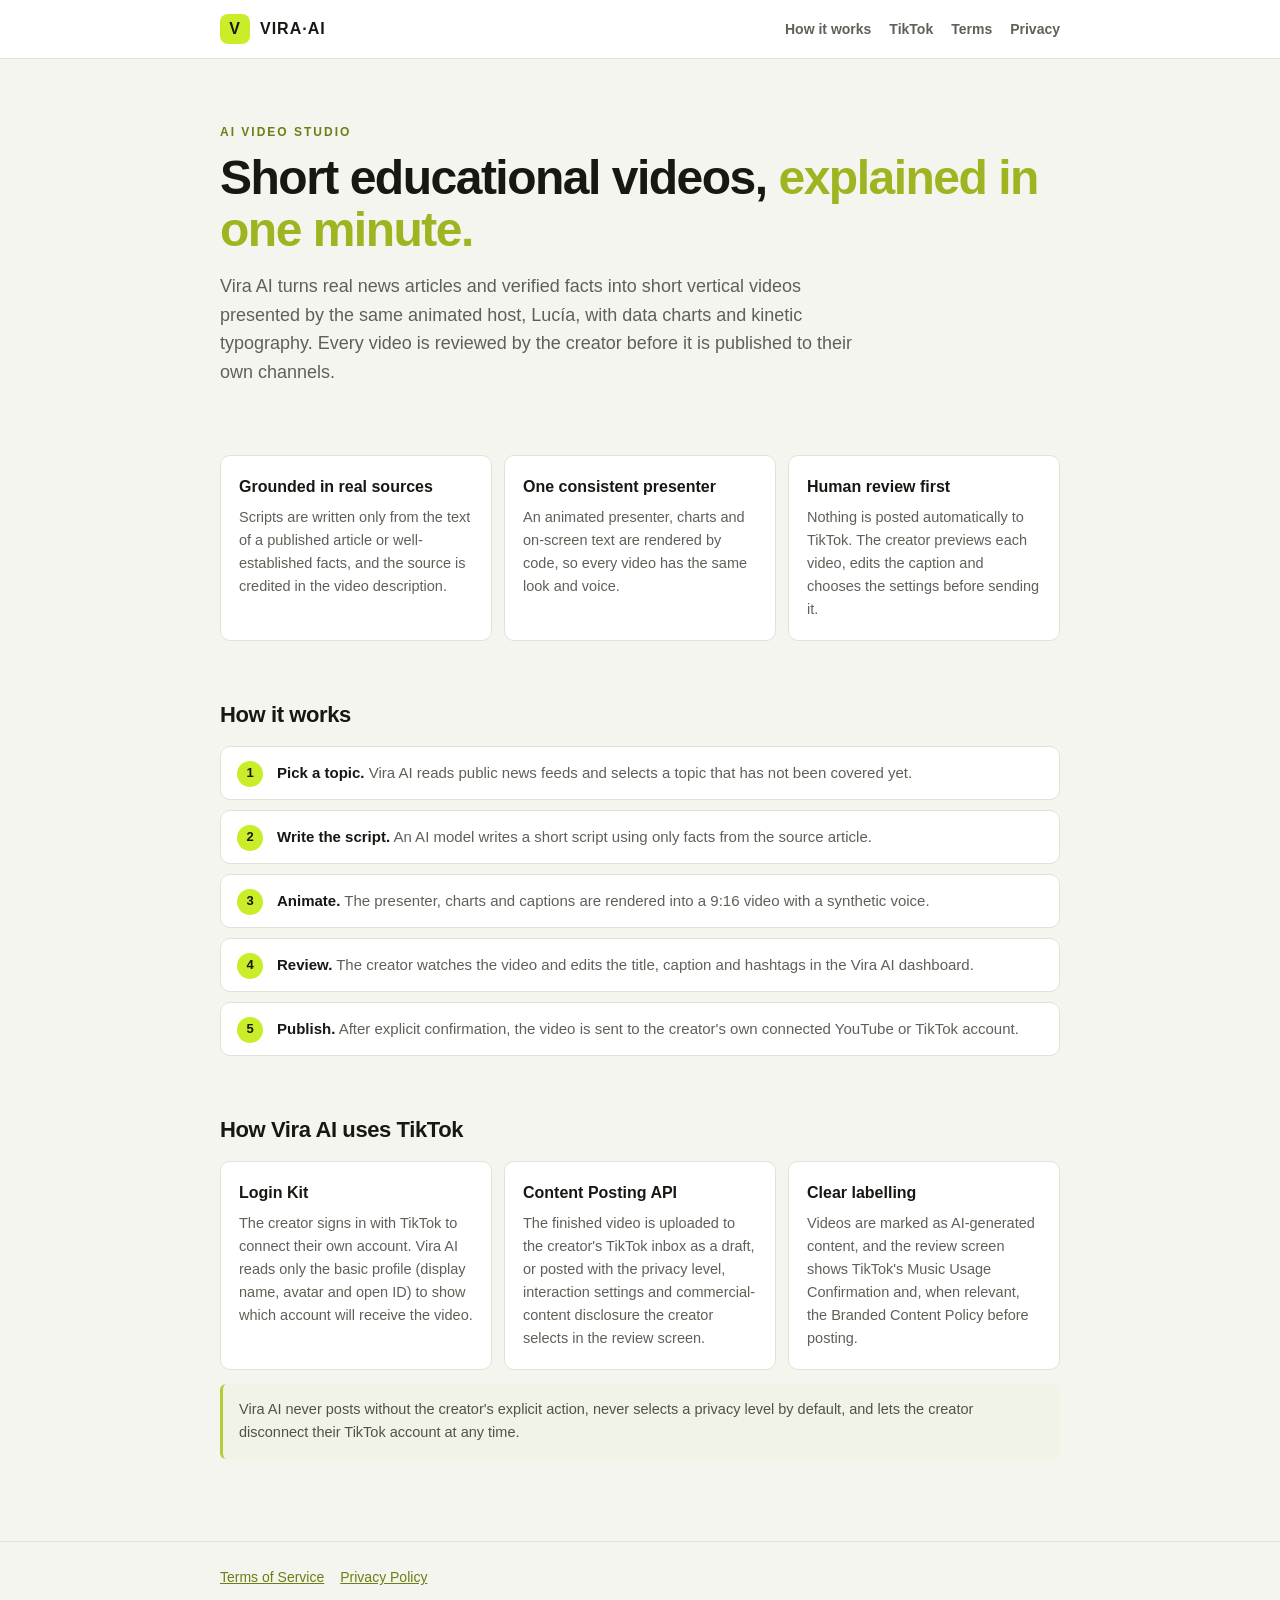
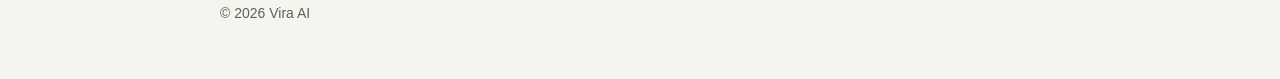
<file: index.html>
<!doctype html>
<html lang="en">
<head>
<meta charset="utf-8">
<meta name="viewport" content="width=device-width, initial-scale=1">
<title>Vira AI — AI studio for short educational videos</title>
<meta name="description" content="Vira AI is an AI-assisted studio that creates short educational videos with a consistent animated presenter and publishes them to the creator's own channels after review.">
<link rel="stylesheet" href="style.css">
</head>
<body>
<header class="site"><div class="wrap">
  <a class="logo" href="./"><i>V</i>VIRA·AI</a>
  <nav><a href="#how">How it works</a><a href="#tiktok">TikTok</a><a href="terms.html">Terms</a><a href="privacy.html">Privacy</a></nav>
</div></header>

<main class="wrap">
  <div class="hero">
    <p class="eyebrow">AI video studio</p>
    <h1>Short educational videos, <span>explained in one minute.</span></h1>
    <p class="lead">Vira AI turns real news articles and verified facts into short vertical videos presented by the same animated host, Lucía, with data charts and kinetic typography. Every video is reviewed by the creator before it is published to their own channels.</p>
  </div>

  <section>
    <div class="grid">
      <div class="card"><h3>Grounded in real sources</h3><p>Scripts are written only from the text of a published article or well-established facts, and the source is credited in the video description.</p></div>
      <div class="card"><h3>One consistent presenter</h3><p>An animated presenter, charts and on-screen text are rendered by code, so every video has the same look and voice.</p></div>
      <div class="card"><h3>Human review first</h3><p>Nothing is posted automatically to TikTok. The creator previews each video, edits the caption and chooses the settings before sending it.</p></div>
    </div>
  </section>

  <section id="how">
    <h2>How it works</h2>
    <ol class="steps">
      <li><strong>Pick a topic.</strong> Vira AI reads public news feeds and selects a topic that has not been covered yet.</li>
      <li><strong>Write the script.</strong> An AI model writes a short script using only facts from the source article.</li>
      <li><strong>Animate.</strong> The presenter, charts and captions are rendered into a 9:16 video with a synthetic voice.</li>
      <li><strong>Review.</strong> The creator watches the video and edits the title, caption and hashtags in the Vira AI dashboard.</li>
      <li><strong>Publish.</strong> After explicit confirmation, the video is sent to the creator's own connected YouTube or TikTok account.</li>
    </ol>
  </section>

  <section id="tiktok">
    <h2>How Vira AI uses TikTok</h2>
    <div class="grid">
      <div class="card"><h3>Login Kit</h3><p>The creator signs in with TikTok to connect their own account. Vira AI reads only the basic profile (display name, avatar and open ID) to show which account will receive the video.</p></div>
      <div class="card"><h3>Content Posting API</h3><p>The finished video is uploaded to the creator's TikTok inbox as a draft, or posted with the privacy level, interaction settings and commercial-content disclosure the creator selects in the review screen.</p></div>
      <div class="card"><h3>Clear labelling</h3><p>Videos are marked as AI-generated content, and the review screen shows TikTok's Music Usage Confirmation and, when relevant, the Branded Content Policy before posting.</p></div>
    </div>
    <p class="note">Vira AI never posts without the creator's explicit action, never selects a privacy level by default, and lets the creator disconnect their TikTok account at any time.</p>
  </section>
</main>

<footer><div class="wrap">
  <a href="terms.html">Terms of Service</a><a href="privacy.html">Privacy Policy</a>
  <p>© 2026 Vira AI</p>
</div></footer>
</body>
</html>
</file>
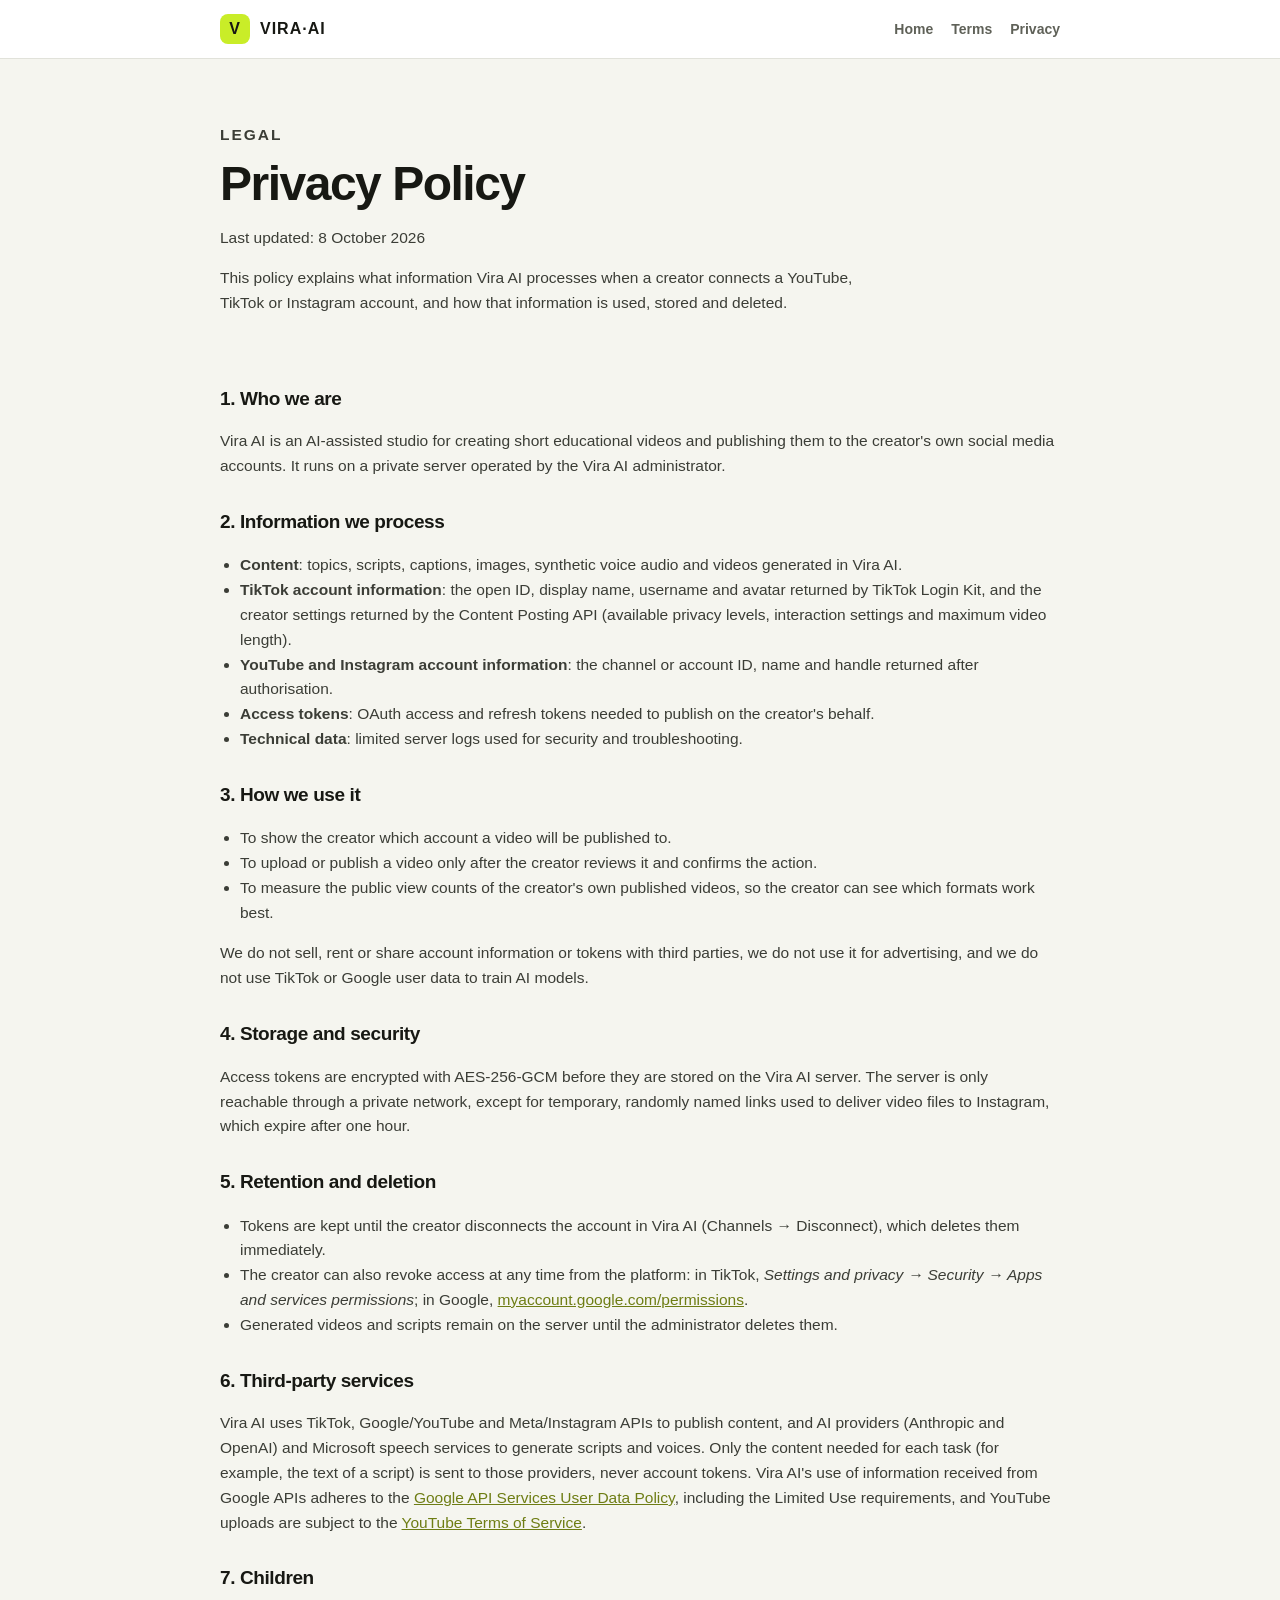
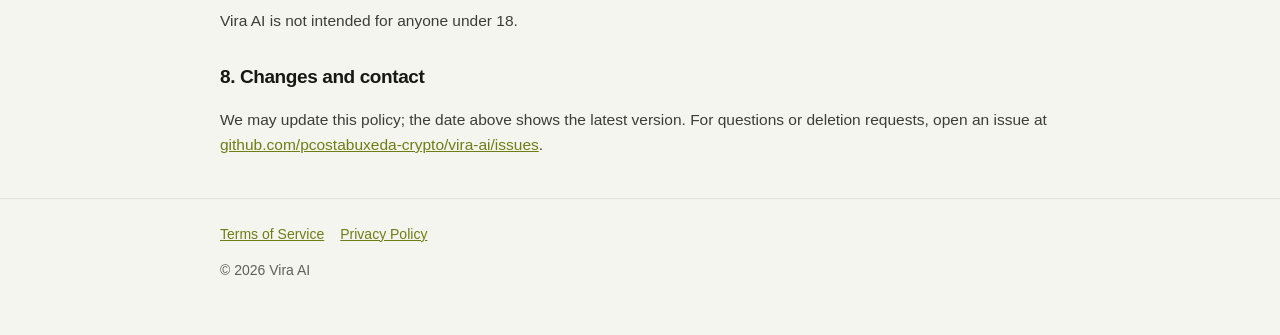
<file: privacy.html>
<!doctype html>
<html lang="en">
<head>
<meta charset="utf-8">
<meta name="viewport" content="width=device-width, initial-scale=1">
<title>Privacy Policy — Vira AI</title>
<link rel="stylesheet" href="style.css">
</head>
<body>
<header class="site"><div class="wrap">
  <a class="logo" href="./"><i>V</i>VIRA·AI</a>
  <nav><a href="./">Home</a><a href="terms.html">Terms</a><a href="privacy.html">Privacy</a></nav>
</div></header>

<main class="wrap legal">
  <div class="hero">
    <p class="eyebrow">Legal</p>
    <h1>Privacy Policy</h1>
    <p class="updated">Last updated: 8 October 2026</p>
    <p class="lead">This policy explains what information Vira AI processes when a creator connects a YouTube, TikTok or Instagram account, and how that information is used, stored and deleted.</p>
  </div>

  <h2>1. Who we are</h2>
  <p>Vira AI is an AI-assisted studio for creating short educational videos and publishing them to the creator's own social media accounts. It runs on a private server operated by the Vira AI administrator.</p>

  <h2>2. Information we process</h2>
  <ul>
    <li><strong>Content</strong>: topics, scripts, captions, images, synthetic voice audio and videos generated in Vira AI.</li>
    <li><strong>TikTok account information</strong>: the open ID, display name, username and avatar returned by TikTok Login Kit, and the creator settings returned by the Content Posting API (available privacy levels, interaction settings and maximum video length).</li>
    <li><strong>YouTube and Instagram account information</strong>: the channel or account ID, name and handle returned after authorisation.</li>
    <li><strong>Access tokens</strong>: OAuth access and refresh tokens needed to publish on the creator's behalf.</li>
    <li><strong>Technical data</strong>: limited server logs used for security and troubleshooting.</li>
  </ul>

  <h2>3. How we use it</h2>
  <ul>
    <li>To show the creator which account a video will be published to.</li>
    <li>To upload or publish a video only after the creator reviews it and confirms the action.</li>
    <li>To measure the public view counts of the creator's own published videos, so the creator can see which formats work best.</li>
  </ul>
  <p>We do not sell, rent or share account information or tokens with third parties, we do not use it for advertising, and we do not use TikTok or Google user data to train AI models.</p>

  <h2>4. Storage and security</h2>
  <p>Access tokens are encrypted with AES-256-GCM before they are stored on the Vira AI server. The server is only reachable through a private network, except for temporary, randomly named links used to deliver video files to Instagram, which expire after one hour.</p>

  <h2>5. Retention and deletion</h2>
  <ul>
    <li>Tokens are kept until the creator disconnects the account in Vira AI (Channels → Disconnect), which deletes them immediately.</li>
    <li>The creator can also revoke access at any time from the platform: in TikTok, <em>Settings and privacy → Security → Apps and services permissions</em>; in Google, <a href="https://myaccount.google.com/permissions">myaccount.google.com/permissions</a>.</li>
    <li>Generated videos and scripts remain on the server until the administrator deletes them.</li>
  </ul>

  <h2>6. Third-party services</h2>
  <p>Vira AI uses TikTok, Google/YouTube and Meta/Instagram APIs to publish content, and AI providers (Anthropic and OpenAI) and Microsoft speech services to generate scripts and voices. Only the content needed for each task (for example, the text of a script) is sent to those providers, never account tokens. Vira AI's use of information received from Google APIs adheres to the <a href="https://developers.google.com/terms/api-services-user-data-policy">Google API Services User Data Policy</a>, including the Limited Use requirements, and YouTube uploads are subject to the <a href="https://www.youtube.com/t/terms">YouTube Terms of Service</a>.</p>

  <h2>7. Children</h2>
  <p>Vira AI is not intended for anyone under 18.</p>

  <h2>8. Changes and contact</h2>
  <p>We may update this policy; the date above shows the latest version. For questions or deletion requests, open an issue at <a href="https://github.com/pcostabuxeda-crypto/vira-ai/issues">github.com/pcostabuxeda-crypto/vira-ai/issues</a>.</p>
</main>

<footer><div class="wrap">
  <a href="terms.html">Terms of Service</a><a href="privacy.html">Privacy Policy</a>
  <p>© 2026 Vira AI</p>
</div></footer>
</body>
</html>
</file>
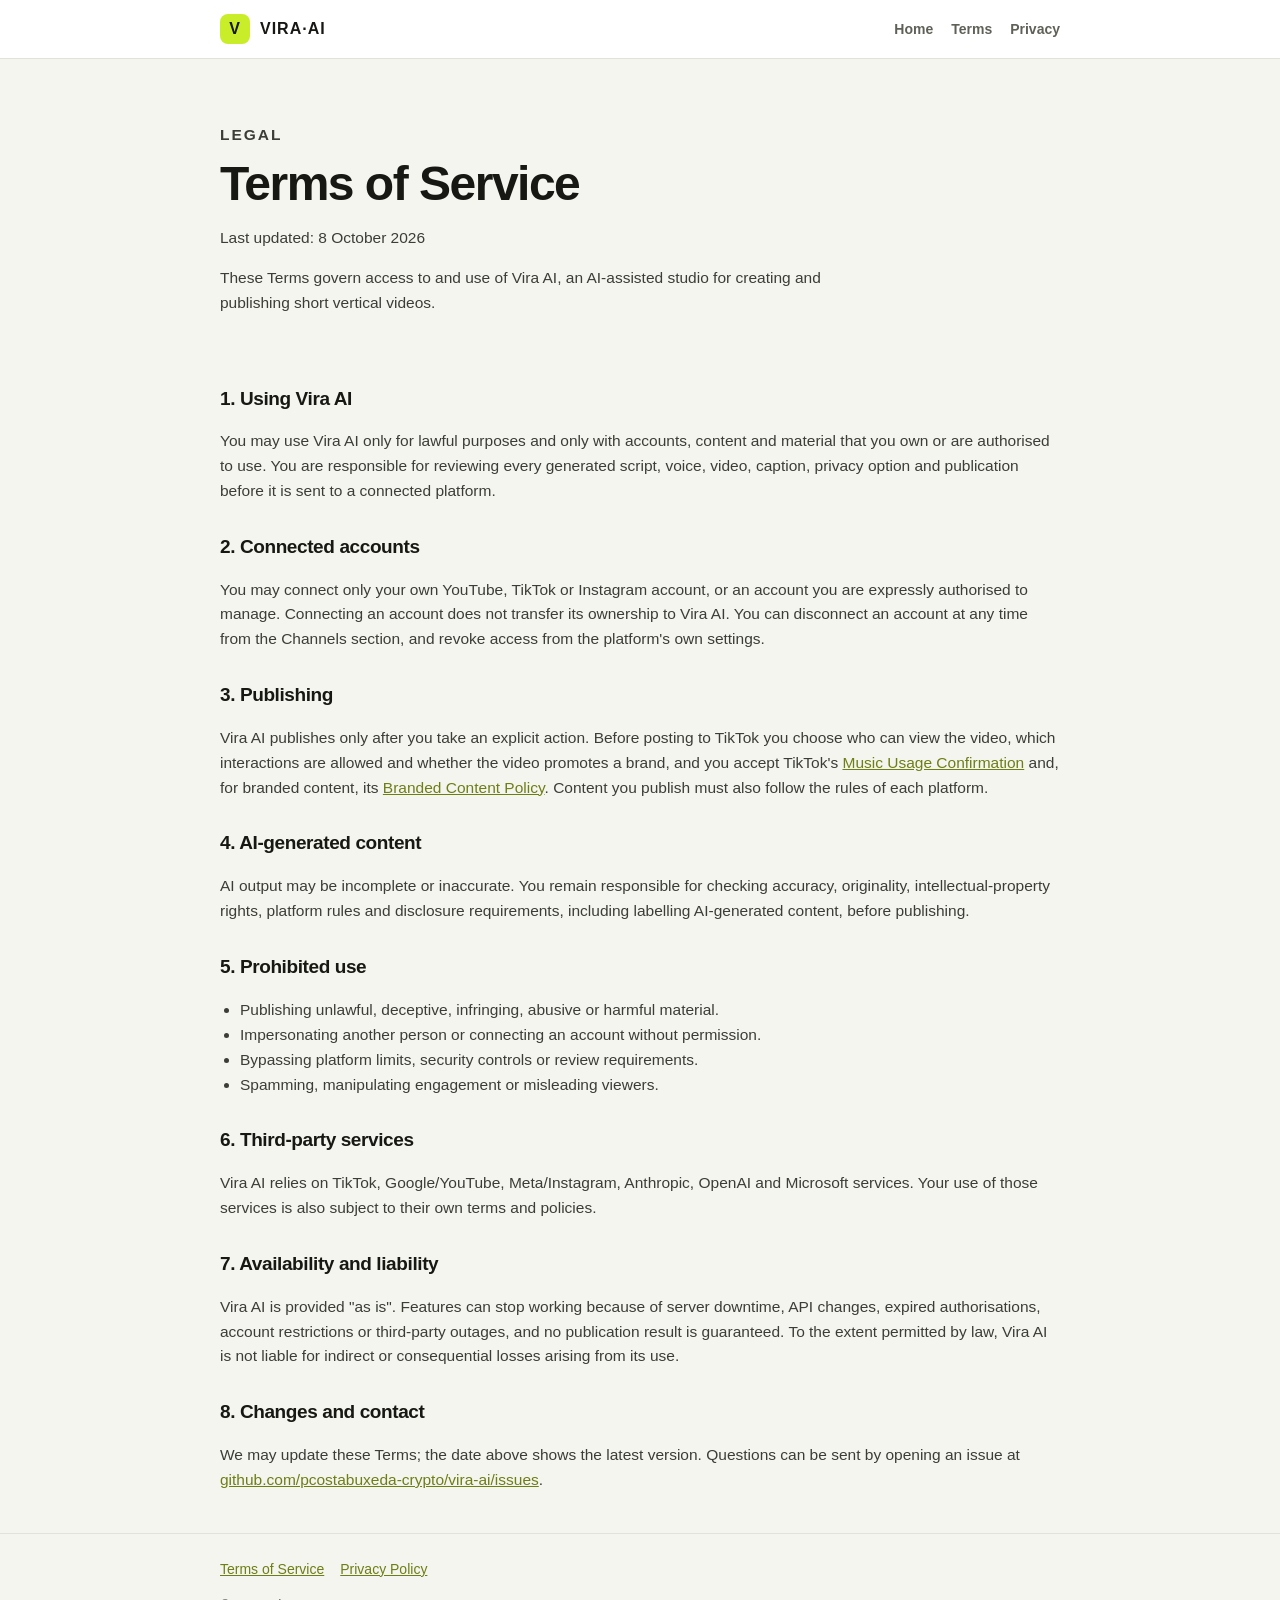
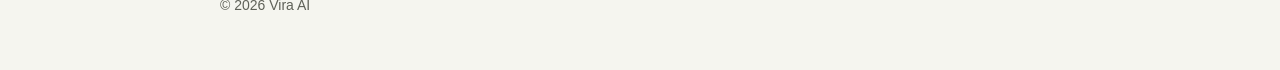
<file: terms.html>
<!doctype html>
<html lang="en">
<head>
<meta charset="utf-8">
<meta name="viewport" content="width=device-width, initial-scale=1">
<title>Terms of Service — Vira AI</title>
<link rel="stylesheet" href="style.css">
</head>
<body>
<header class="site"><div class="wrap">
  <a class="logo" href="./"><i>V</i>VIRA·AI</a>
  <nav><a href="./">Home</a><a href="terms.html">Terms</a><a href="privacy.html">Privacy</a></nav>
</div></header>

<main class="wrap legal">
  <div class="hero">
    <p class="eyebrow">Legal</p>
    <h1>Terms of Service</h1>
    <p class="updated">Last updated: 8 October 2026</p>
    <p class="lead">These Terms govern access to and use of Vira AI, an AI-assisted studio for creating and publishing short vertical videos.</p>
  </div>

  <h2>1. Using Vira AI</h2>
  <p>You may use Vira AI only for lawful purposes and only with accounts, content and material that you own or are authorised to use. You are responsible for reviewing every generated script, voice, video, caption, privacy option and publication before it is sent to a connected platform.</p>

  <h2>2. Connected accounts</h2>
  <p>You may connect only your own YouTube, TikTok or Instagram account, or an account you are expressly authorised to manage. Connecting an account does not transfer its ownership to Vira AI. You can disconnect an account at any time from the Channels section, and revoke access from the platform's own settings.</p>

  <h2>3. Publishing</h2>
  <p>Vira AI publishes only after you take an explicit action. Before posting to TikTok you choose who can view the video, which interactions are allowed and whether the video promotes a brand, and you accept TikTok's <a href="https://www.tiktok.com/legal/page/global/music-usage-confirmation/en">Music Usage Confirmation</a> and, for branded content, its <a href="https://www.tiktok.com/legal/page/global/bc-policy/en">Branded Content Policy</a>. Content you publish must also follow the rules of each platform.</p>

  <h2>4. AI-generated content</h2>
  <p>AI output may be incomplete or inaccurate. You remain responsible for checking accuracy, originality, intellectual-property rights, platform rules and disclosure requirements, including labelling AI-generated content, before publishing.</p>

  <h2>5. Prohibited use</h2>
  <ul>
    <li>Publishing unlawful, deceptive, infringing, abusive or harmful material.</li>
    <li>Impersonating another person or connecting an account without permission.</li>
    <li>Bypassing platform limits, security controls or review requirements.</li>
    <li>Spamming, manipulating engagement or misleading viewers.</li>
  </ul>

  <h2>6. Third-party services</h2>
  <p>Vira AI relies on TikTok, Google/YouTube, Meta/Instagram, Anthropic, OpenAI and Microsoft services. Your use of those services is also subject to their own terms and policies.</p>

  <h2>7. Availability and liability</h2>
  <p>Vira AI is provided "as is". Features can stop working because of server downtime, API changes, expired authorisations, account restrictions or third-party outages, and no publication result is guaranteed. To the extent permitted by law, Vira AI is not liable for indirect or consequential losses arising from its use.</p>

  <h2>8. Changes and contact</h2>
  <p>We may update these Terms; the date above shows the latest version. Questions can be sent by opening an issue at <a href="https://github.com/pcostabuxeda-crypto/vira-ai/issues">github.com/pcostabuxeda-crypto/vira-ai/issues</a>.</p>
</main>

<footer><div class="wrap">
  <a href="terms.html">Terms of Service</a><a href="privacy.html">Privacy Policy</a>
  <p>© 2026 Vira AI</p>
</div></footer>
</body>
</html>
</file>
<file: style.css>
:root {
  --ink: #171813;
  --muted: #5f6158;
  --line: #e1e2da;
  --paper: #f5f5ef;
  --card: #ffffff;
  --acid: #c9ed28;
  --accent: #6e7d14;
}
* { box-sizing: border-box; }
html { -webkit-text-size-adjust: 100%; }
body {
  margin: 0;
  background: var(--paper);
  color: var(--ink);
  font: 16px/1.6 "Segoe UI", -apple-system, BlinkMacSystemFont, "Helvetica Neue", Arial, sans-serif;
}
a { color: var(--accent); }
.wrap { max-width: 880px; margin: 0 auto; padding: 0 20px; }
header.site {
  border-bottom: 1px solid var(--line);
  background: var(--card);
}
header.site .wrap { display: flex; align-items: center; justify-content: space-between; gap: 16px; padding-block: 14px; flex-wrap: wrap; }
.logo { display: flex; align-items: center; gap: 10px; font-weight: 900; letter-spacing: 1px; text-decoration: none; color: var(--ink); }
.logo i { width: 30px; height: 30px; border-radius: 8px; background: var(--acid); display: grid; place-items: center; font-style: normal; font-weight: 900; }
nav a { margin-left: 18px; font-size: 14px; font-weight: 700; color: var(--muted); text-decoration: none; }
nav a:hover { color: var(--ink); }
.hero { padding: 64px 0 40px; }
.eyebrow { font-size: 12px; font-weight: 800; letter-spacing: 2px; color: var(--accent); text-transform: uppercase; margin: 0 0 10px; }
h1 { font-size: clamp(30px, 6vw, 48px); line-height: 1.08; letter-spacing: -1.5px; margin: 0 0 16px; }
h1 span { color: #9fb420; }
.lead { font-size: 18px; color: var(--muted); max-width: 640px; margin: 0; }
section { padding: 28px 0; }
h2 { font-size: 22px; letter-spacing: -0.4px; margin: 0 0 14px; }
.grid { display: grid; grid-template-columns: repeat(auto-fit, minmax(240px, 1fr)); gap: 12px; }
.card { background: var(--card); border: 1px solid var(--line); border-radius: 10px; padding: 18px; }
.card h3 { margin: 0 0 6px; font-size: 16px; }
.card p { margin: 0; color: var(--muted); font-size: 14.5px; }
.steps { counter-reset: step; list-style: none; padding: 0; margin: 0; display: grid; gap: 10px; }
.steps li { counter-increment: step; background: var(--card); border: 1px solid var(--line); border-radius: 10px; padding: 14px 16px 14px 56px; position: relative; color: var(--muted); font-size: 15px; }
.steps li::before { content: counter(step); position: absolute; left: 16px; top: 14px; width: 26px; height: 26px; border-radius: 50%; background: var(--acid); color: var(--ink); font-weight: 900; display: grid; place-items: center; font-size: 13px; }
.steps strong { color: var(--ink); }
.note { background: #f1f3e6; border-left: 3px solid #b7cb38; border-radius: 6px; padding: 14px 16px; font-size: 14.5px; color: #50524b; }
.legal h2 { font-size: 19px; margin-top: 28px; }
.legal p, .legal li { color: #3b3d36; font-size: 15.5px; }
.legal ul { padding-left: 20px; }
.updated { color: var(--muted); font-size: 14px; }
footer { border-top: 1px solid var(--line); margin-top: 40px; padding: 24px 0 40px; color: var(--muted); font-size: 14px; }
footer a { margin-right: 16px; }
@media (max-width: 520px) {
  nav a { margin: 0 14px 0 0; }
  .hero { padding-top: 40px; }
}
</file>
